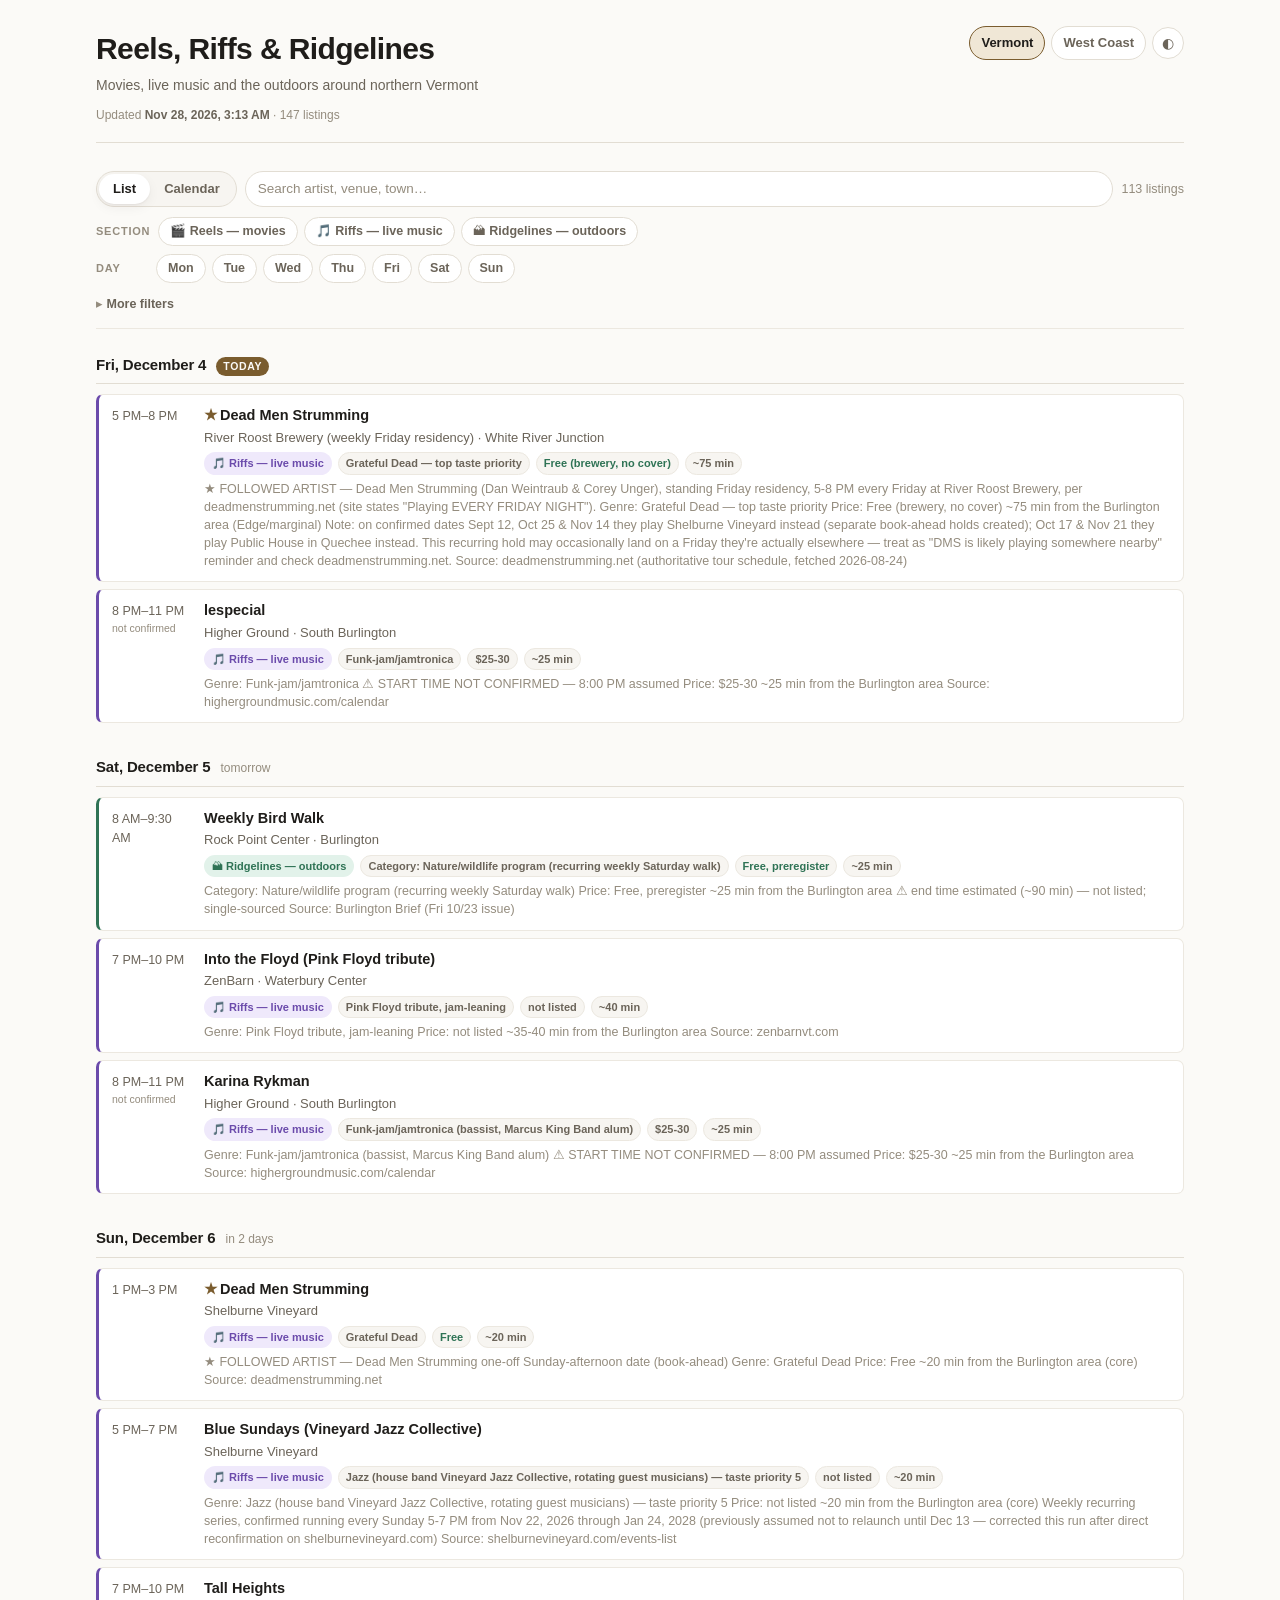
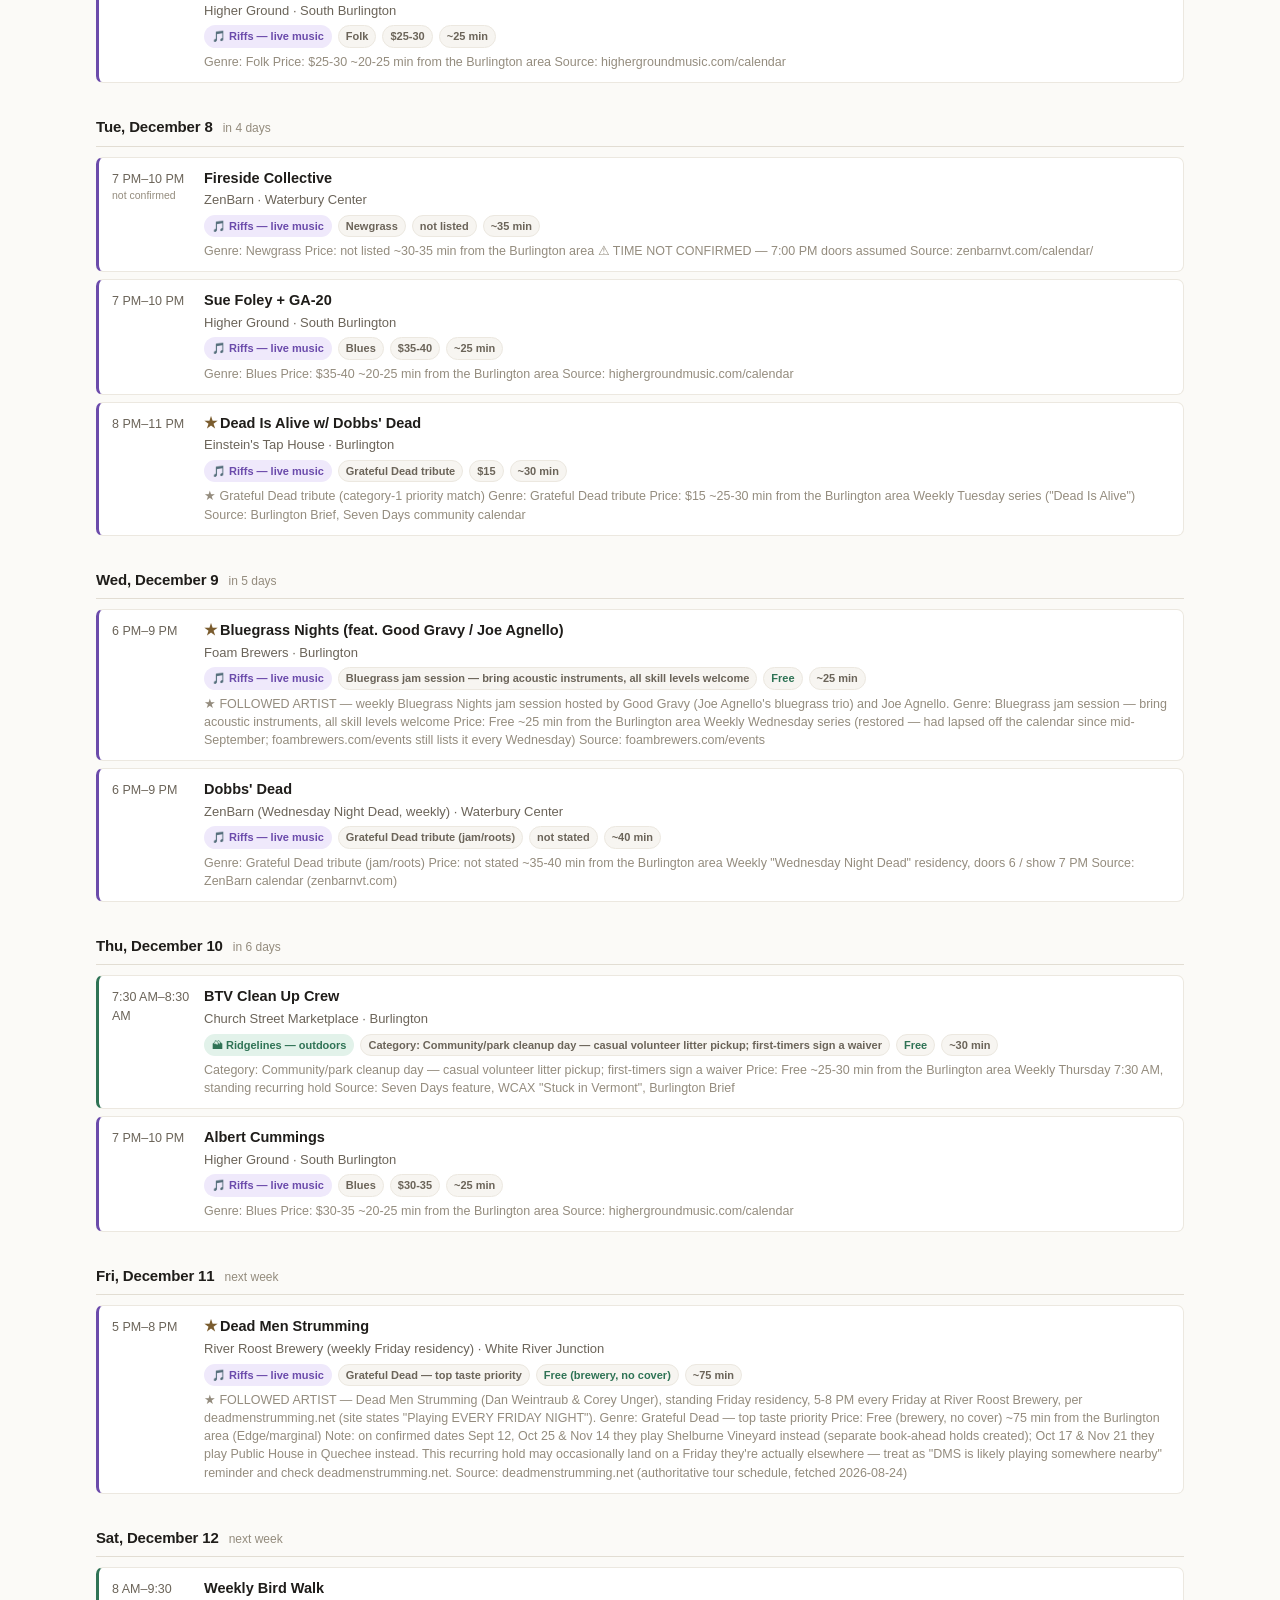
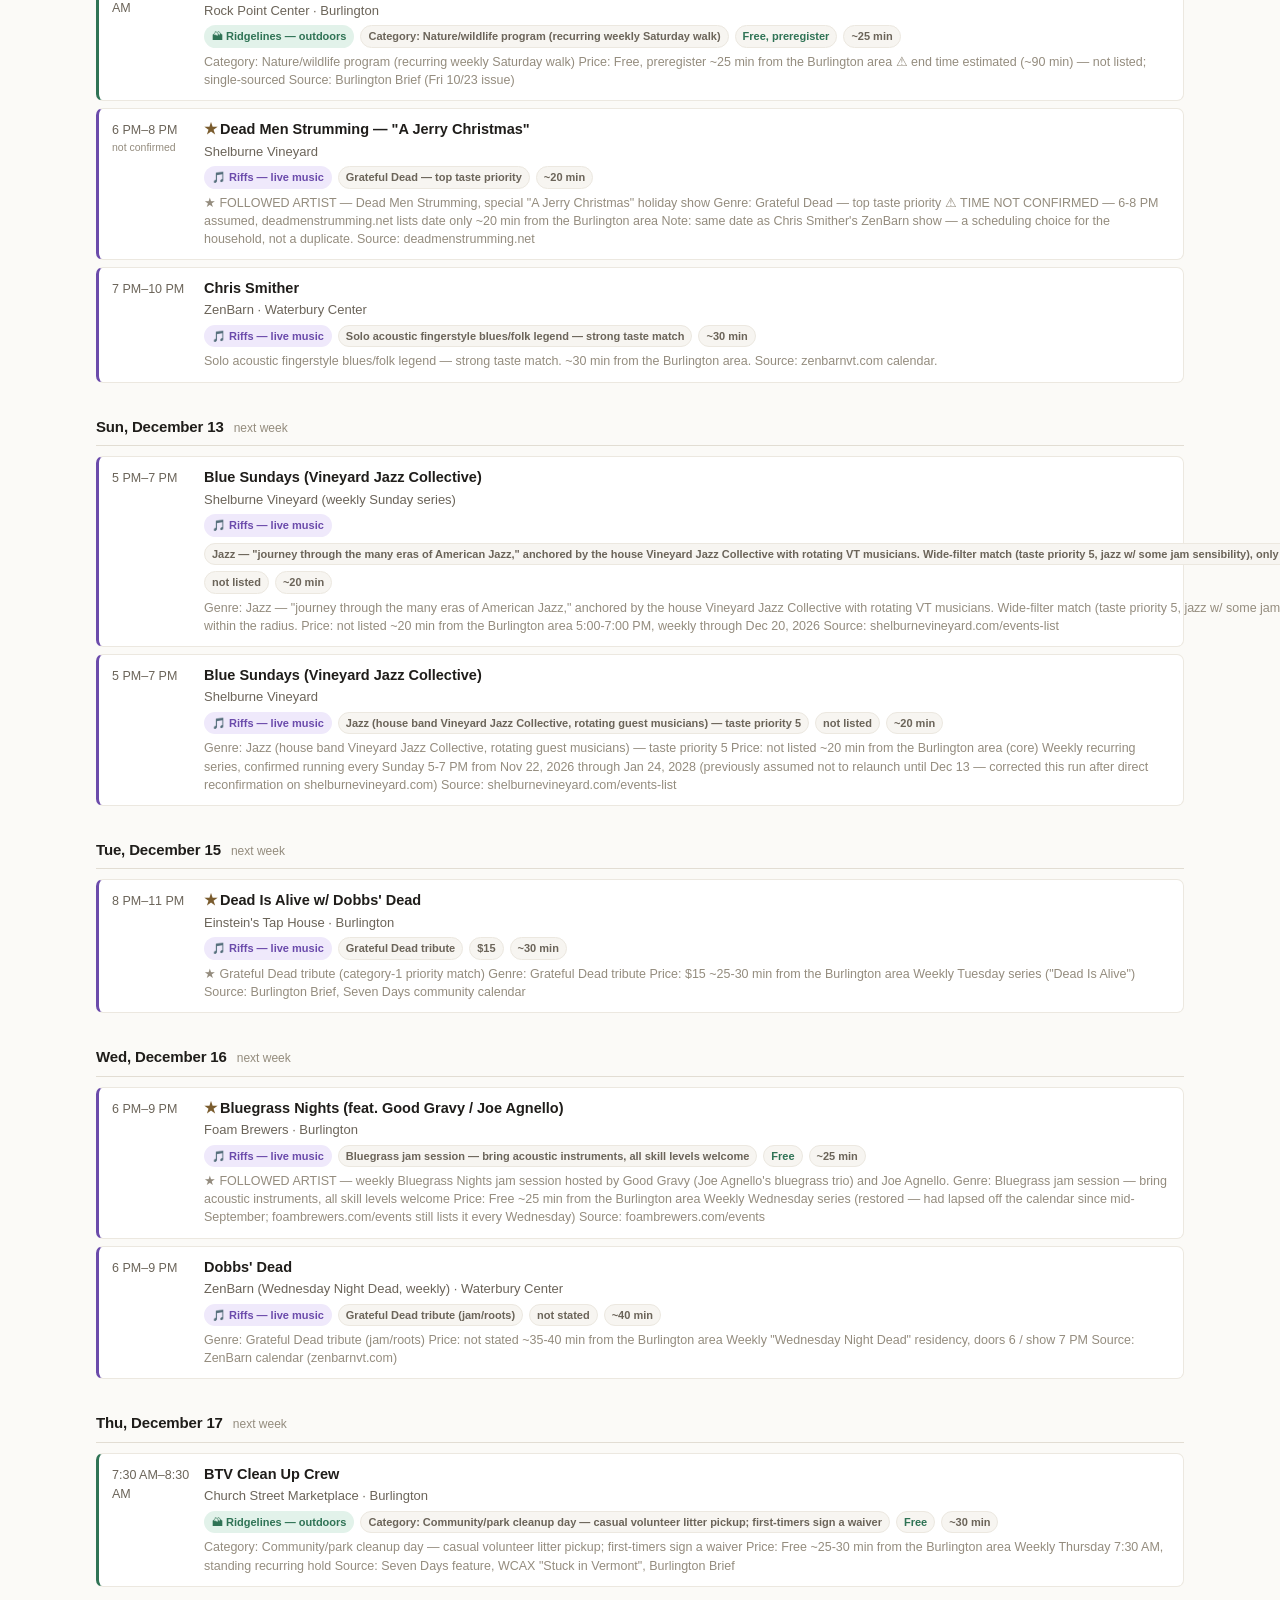
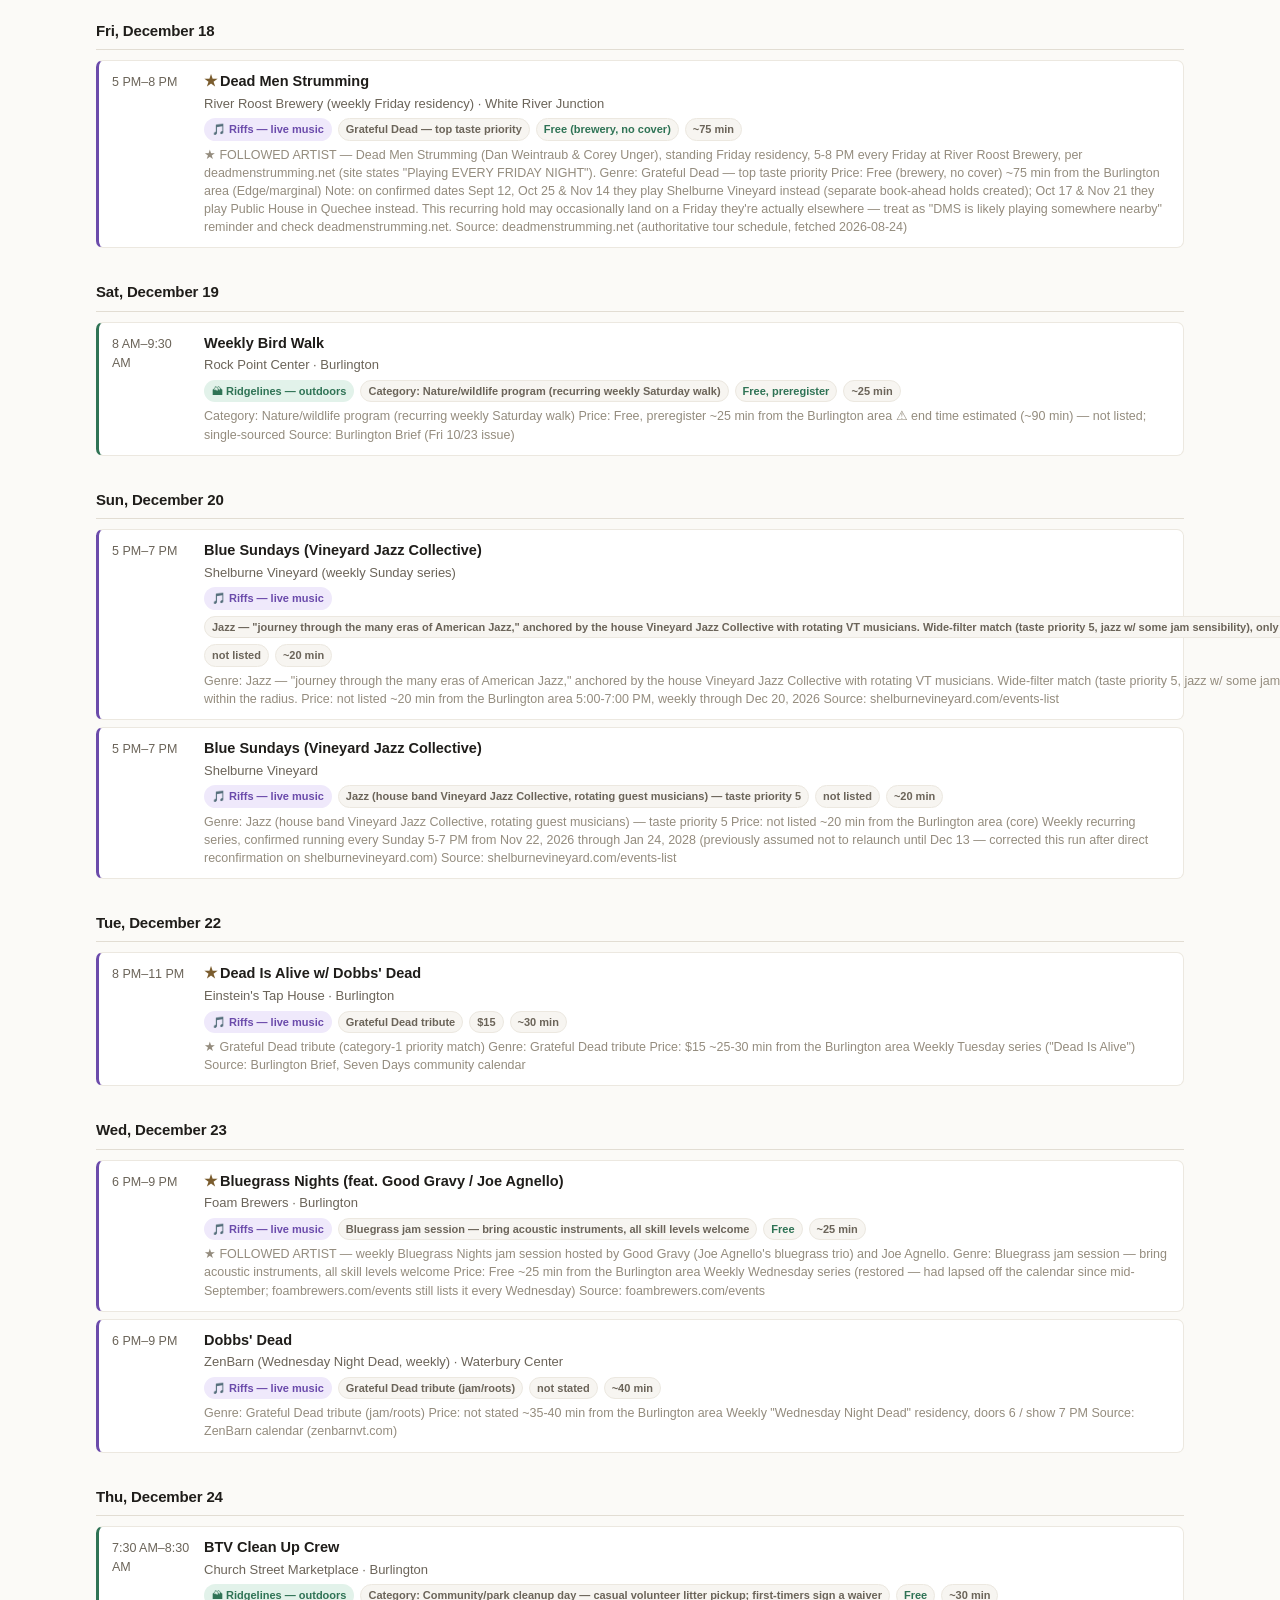
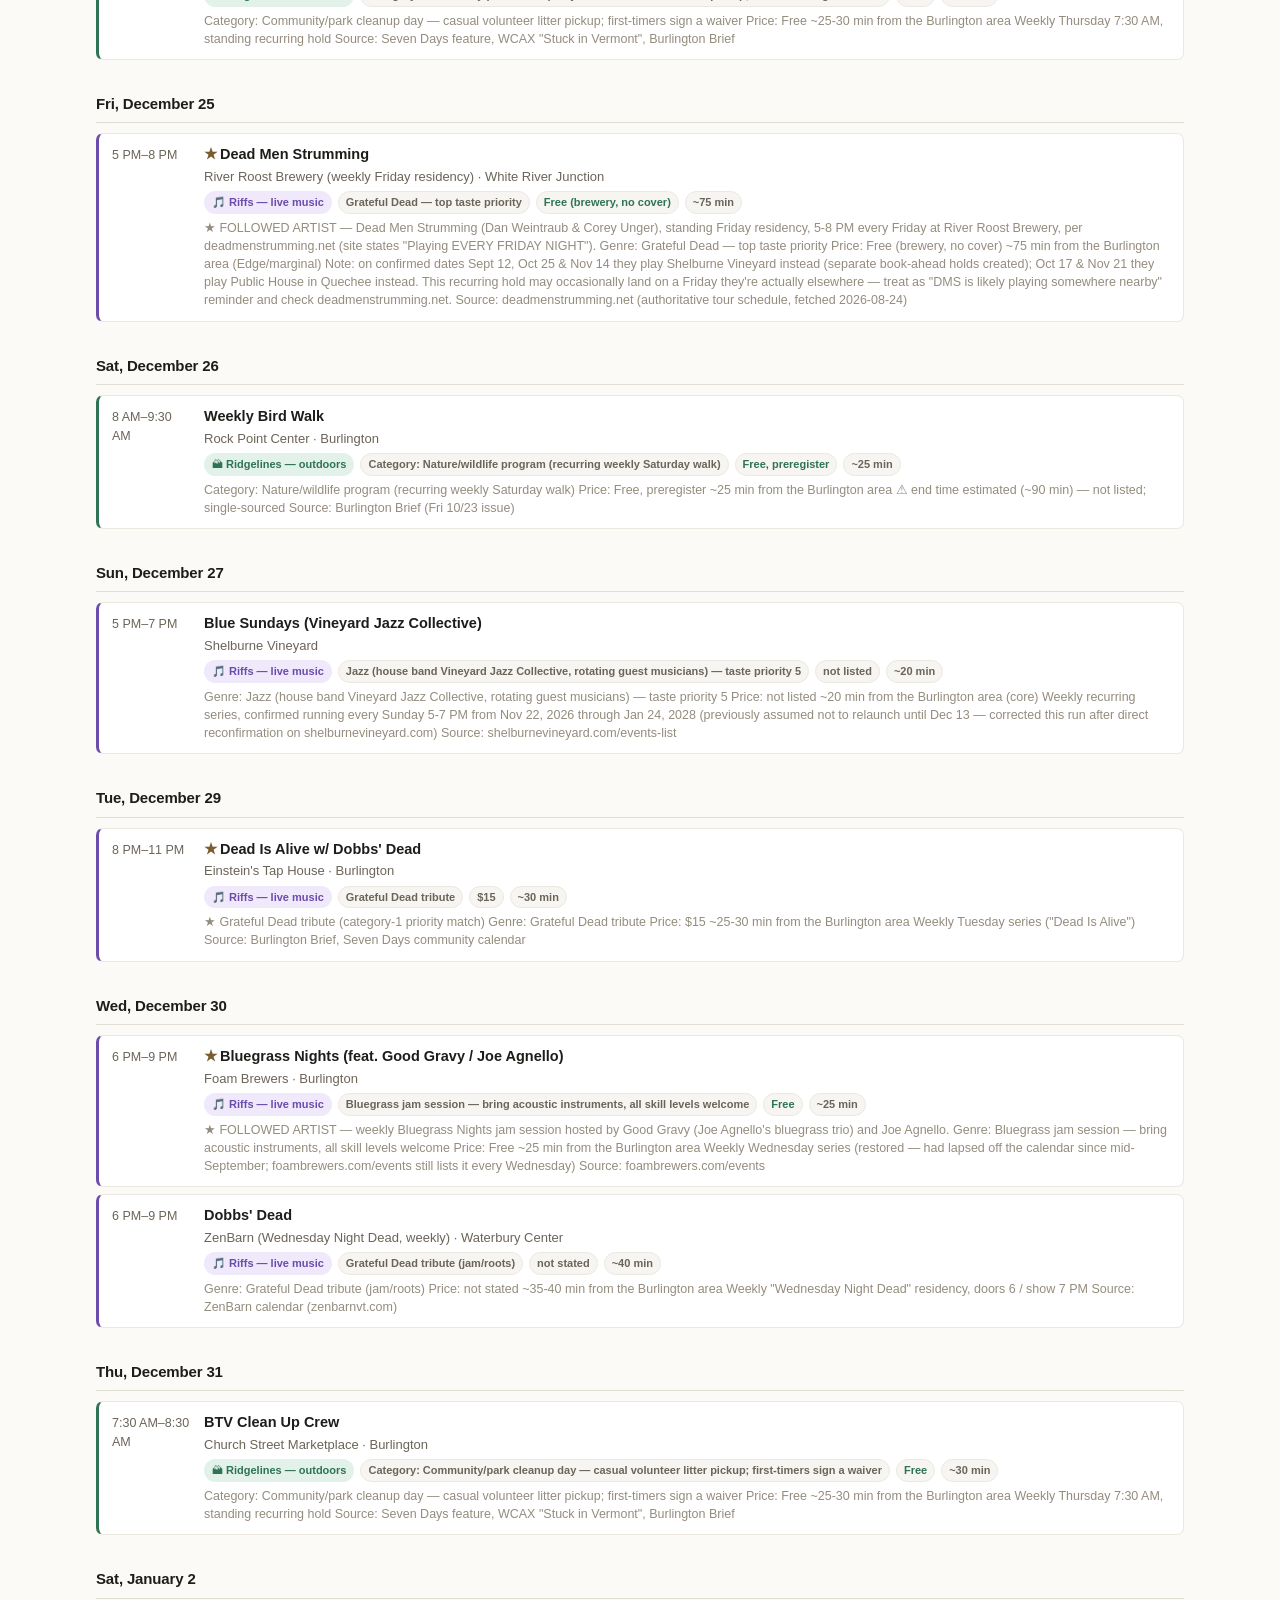
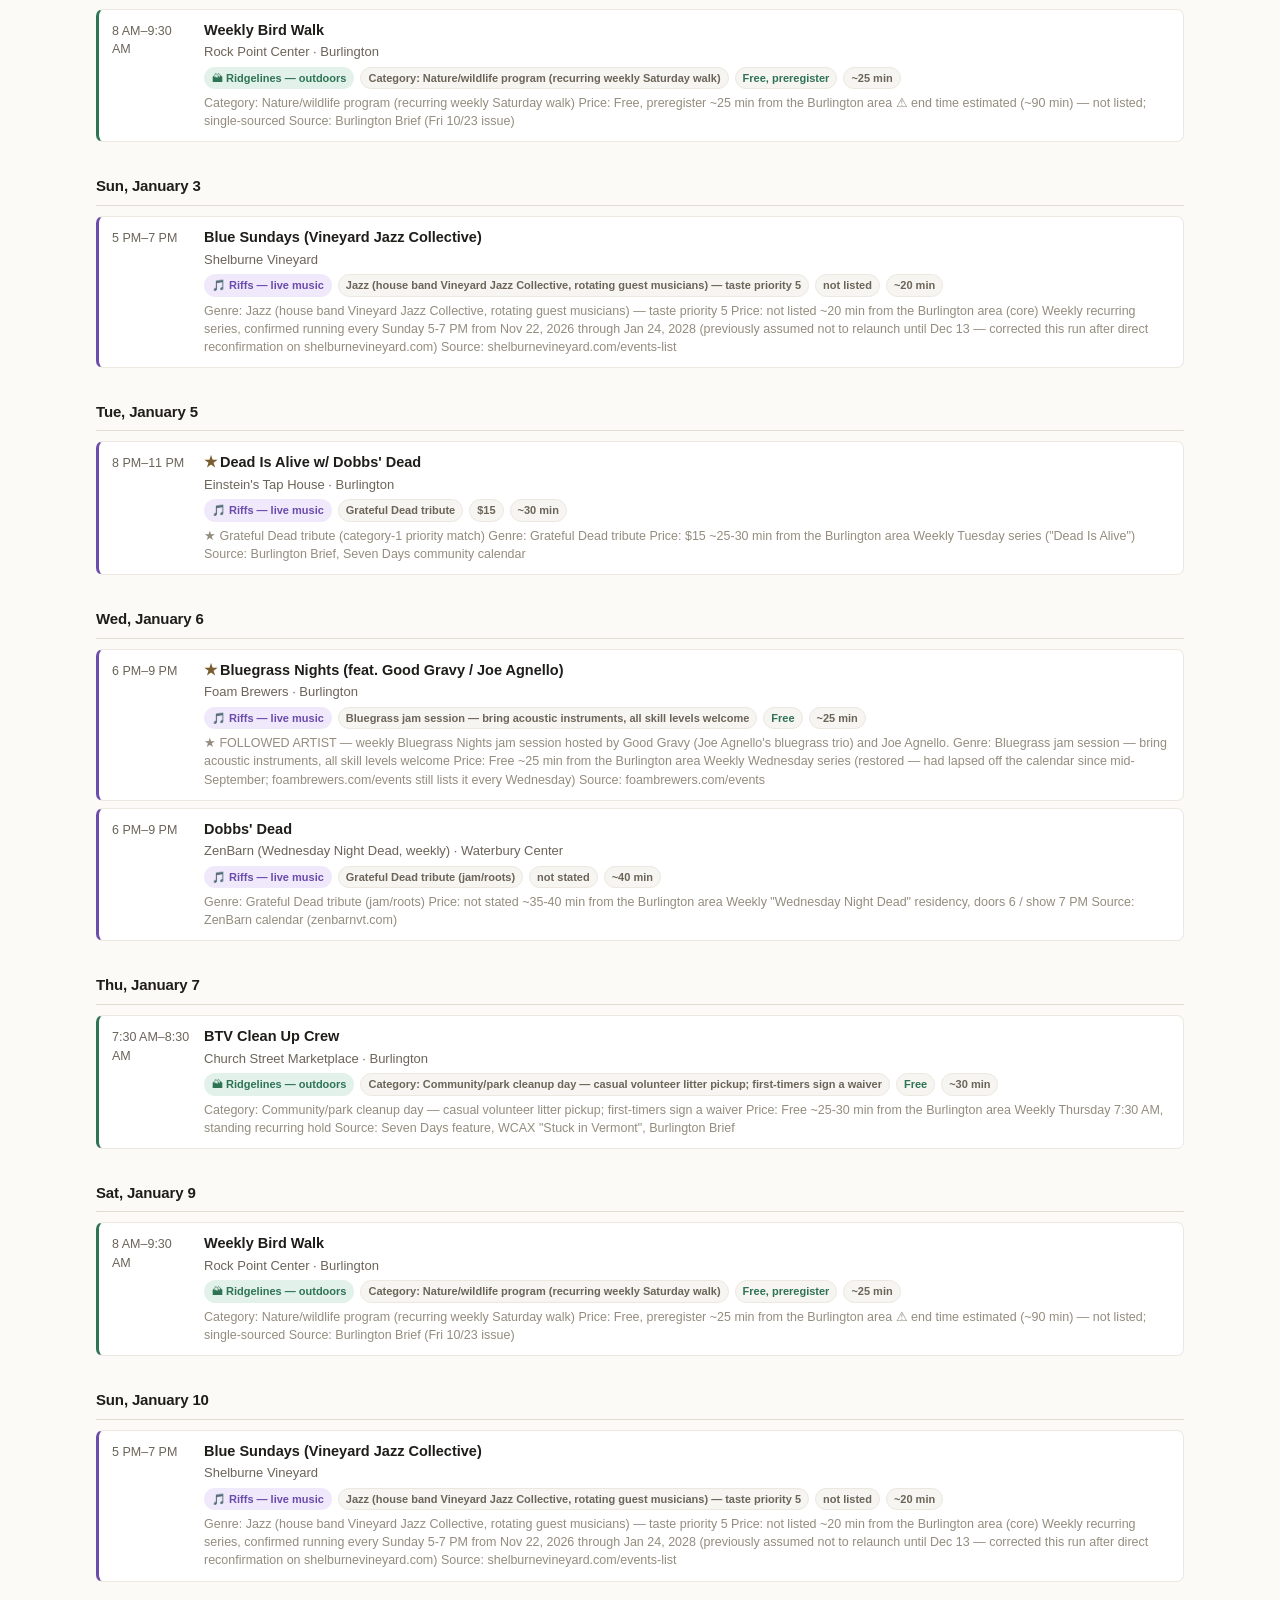
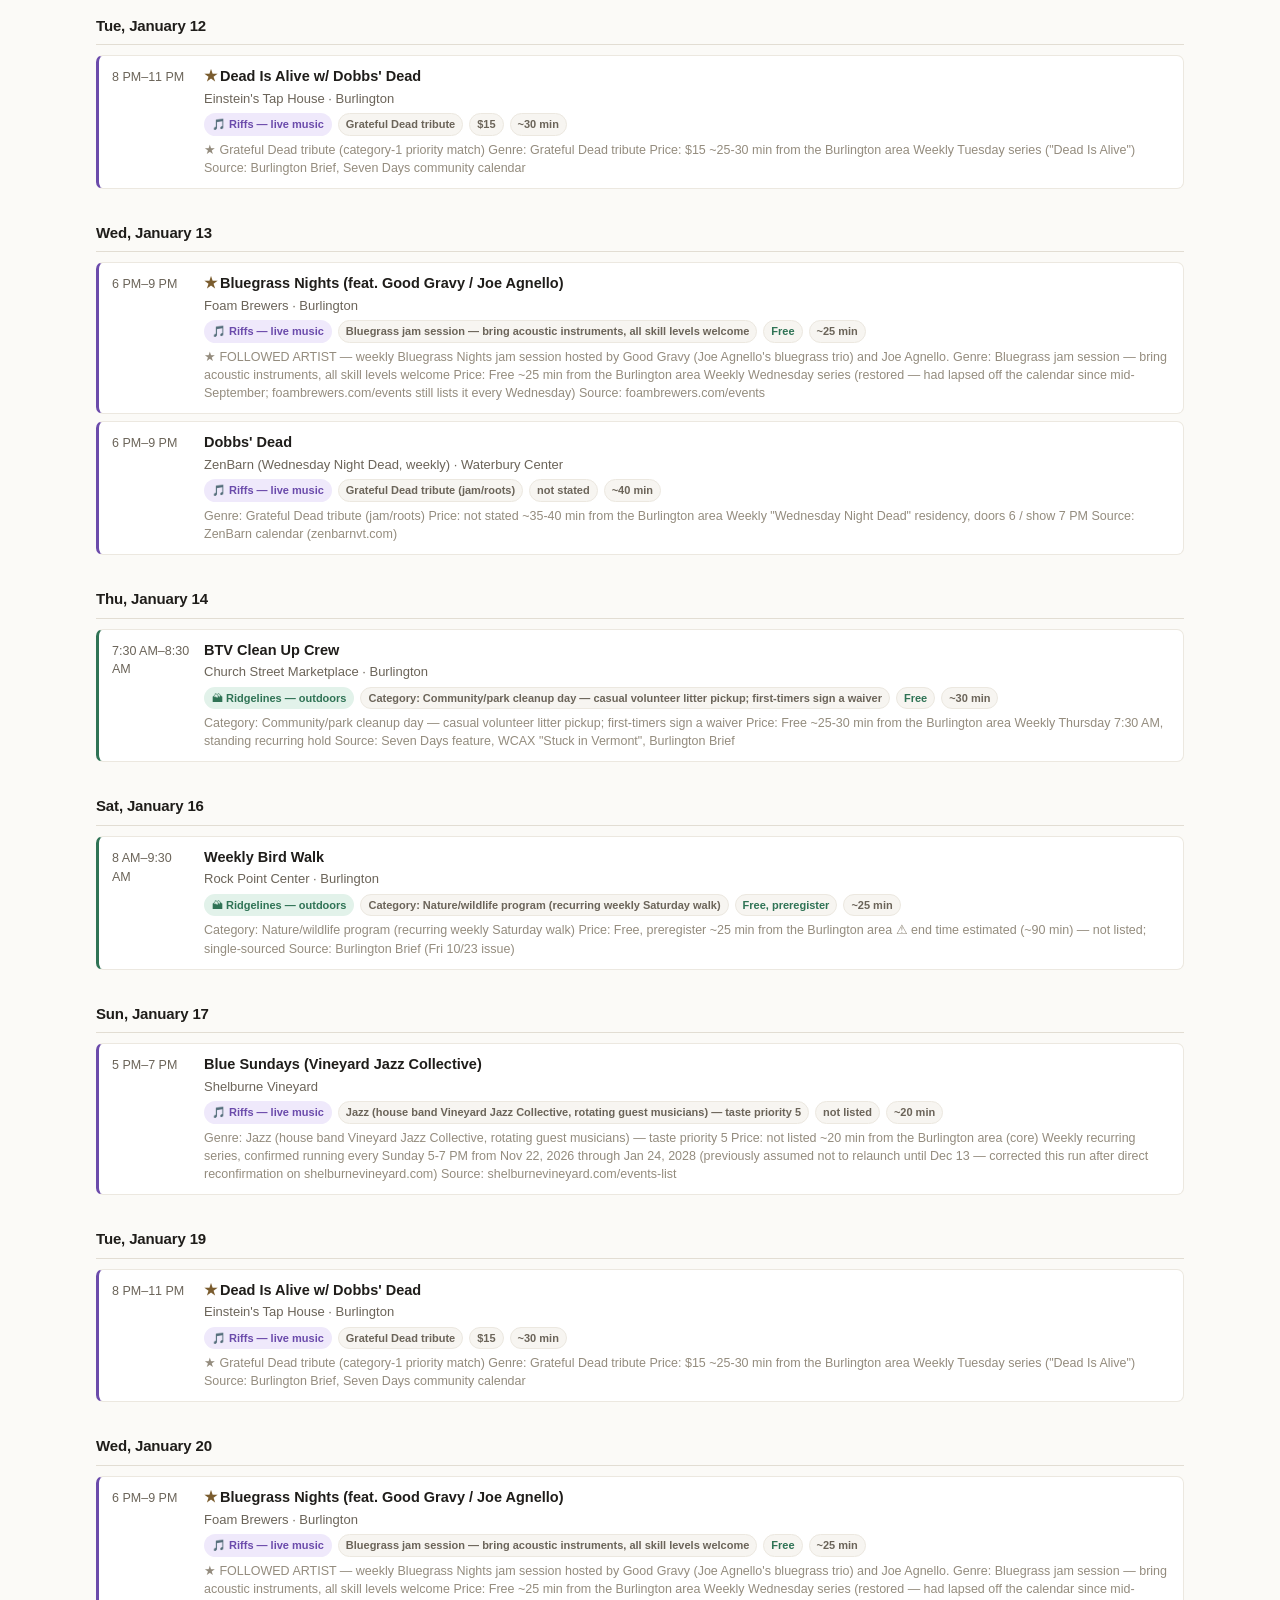
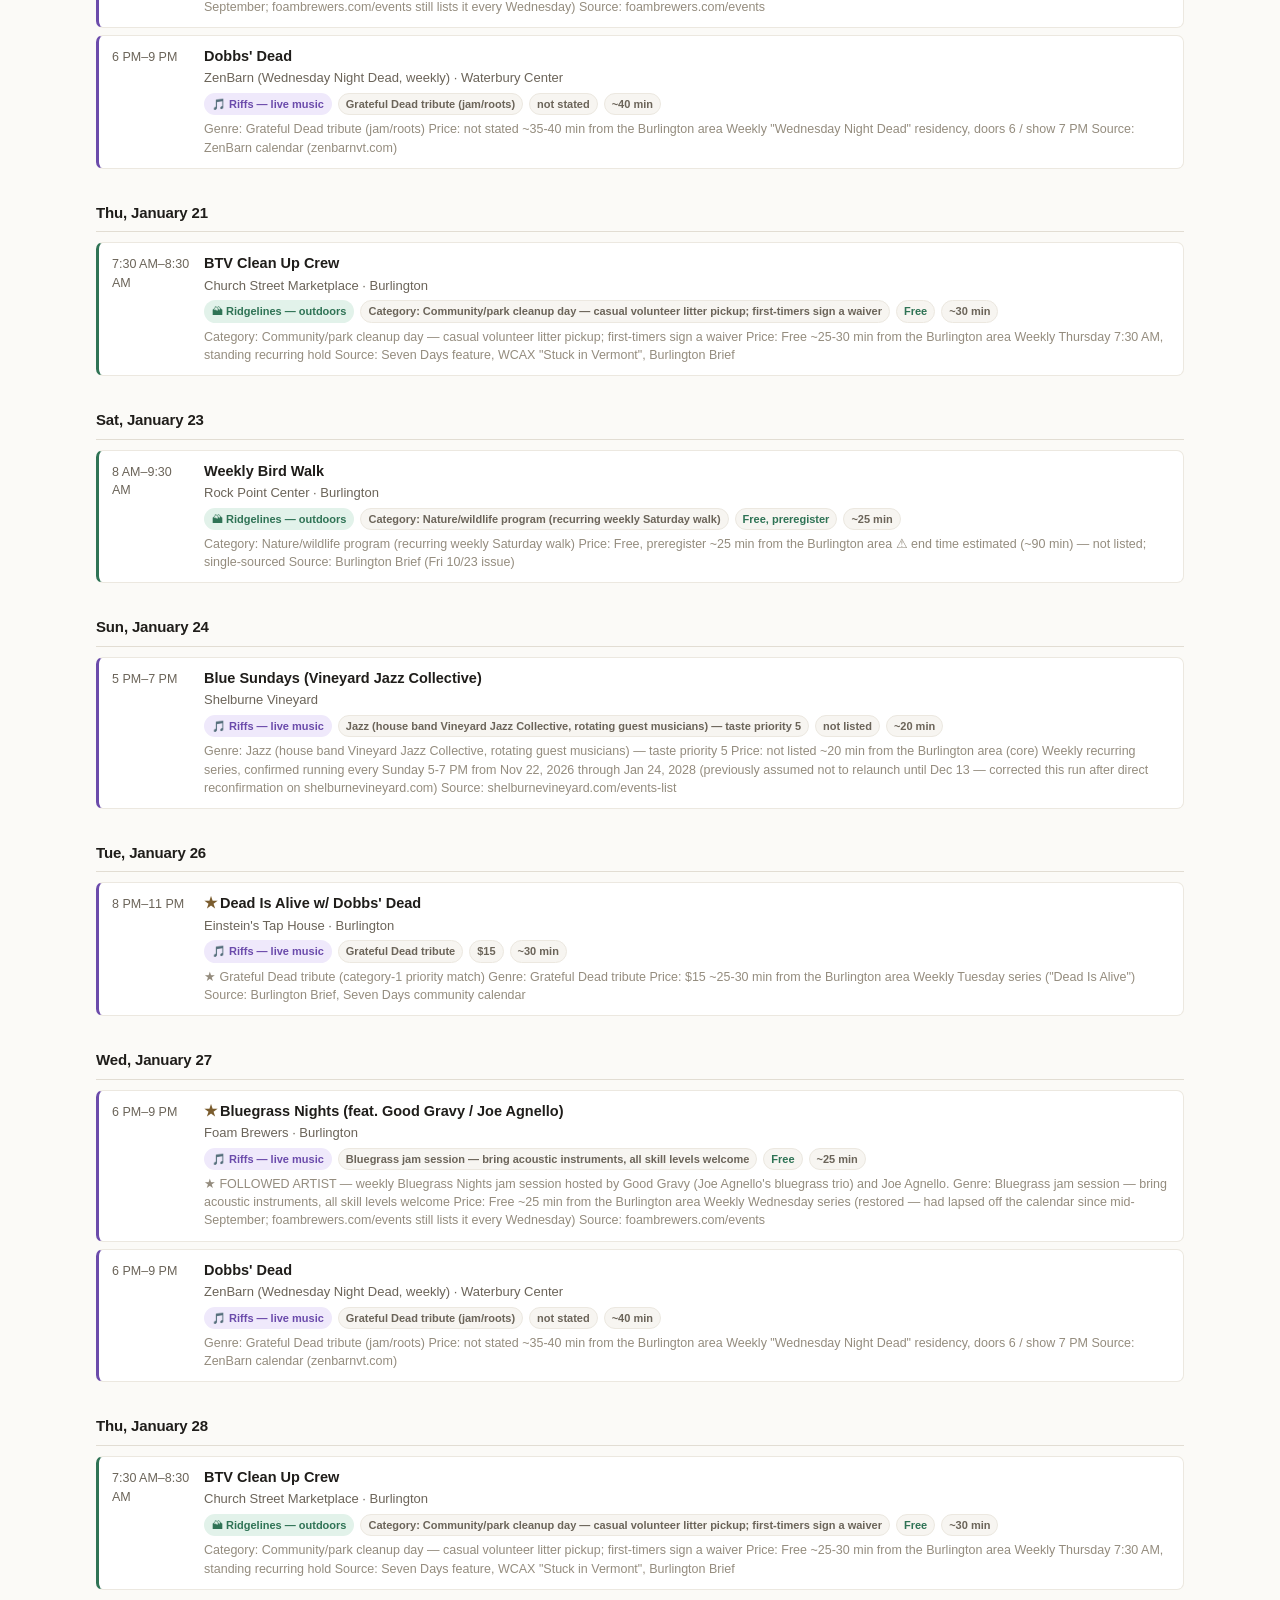
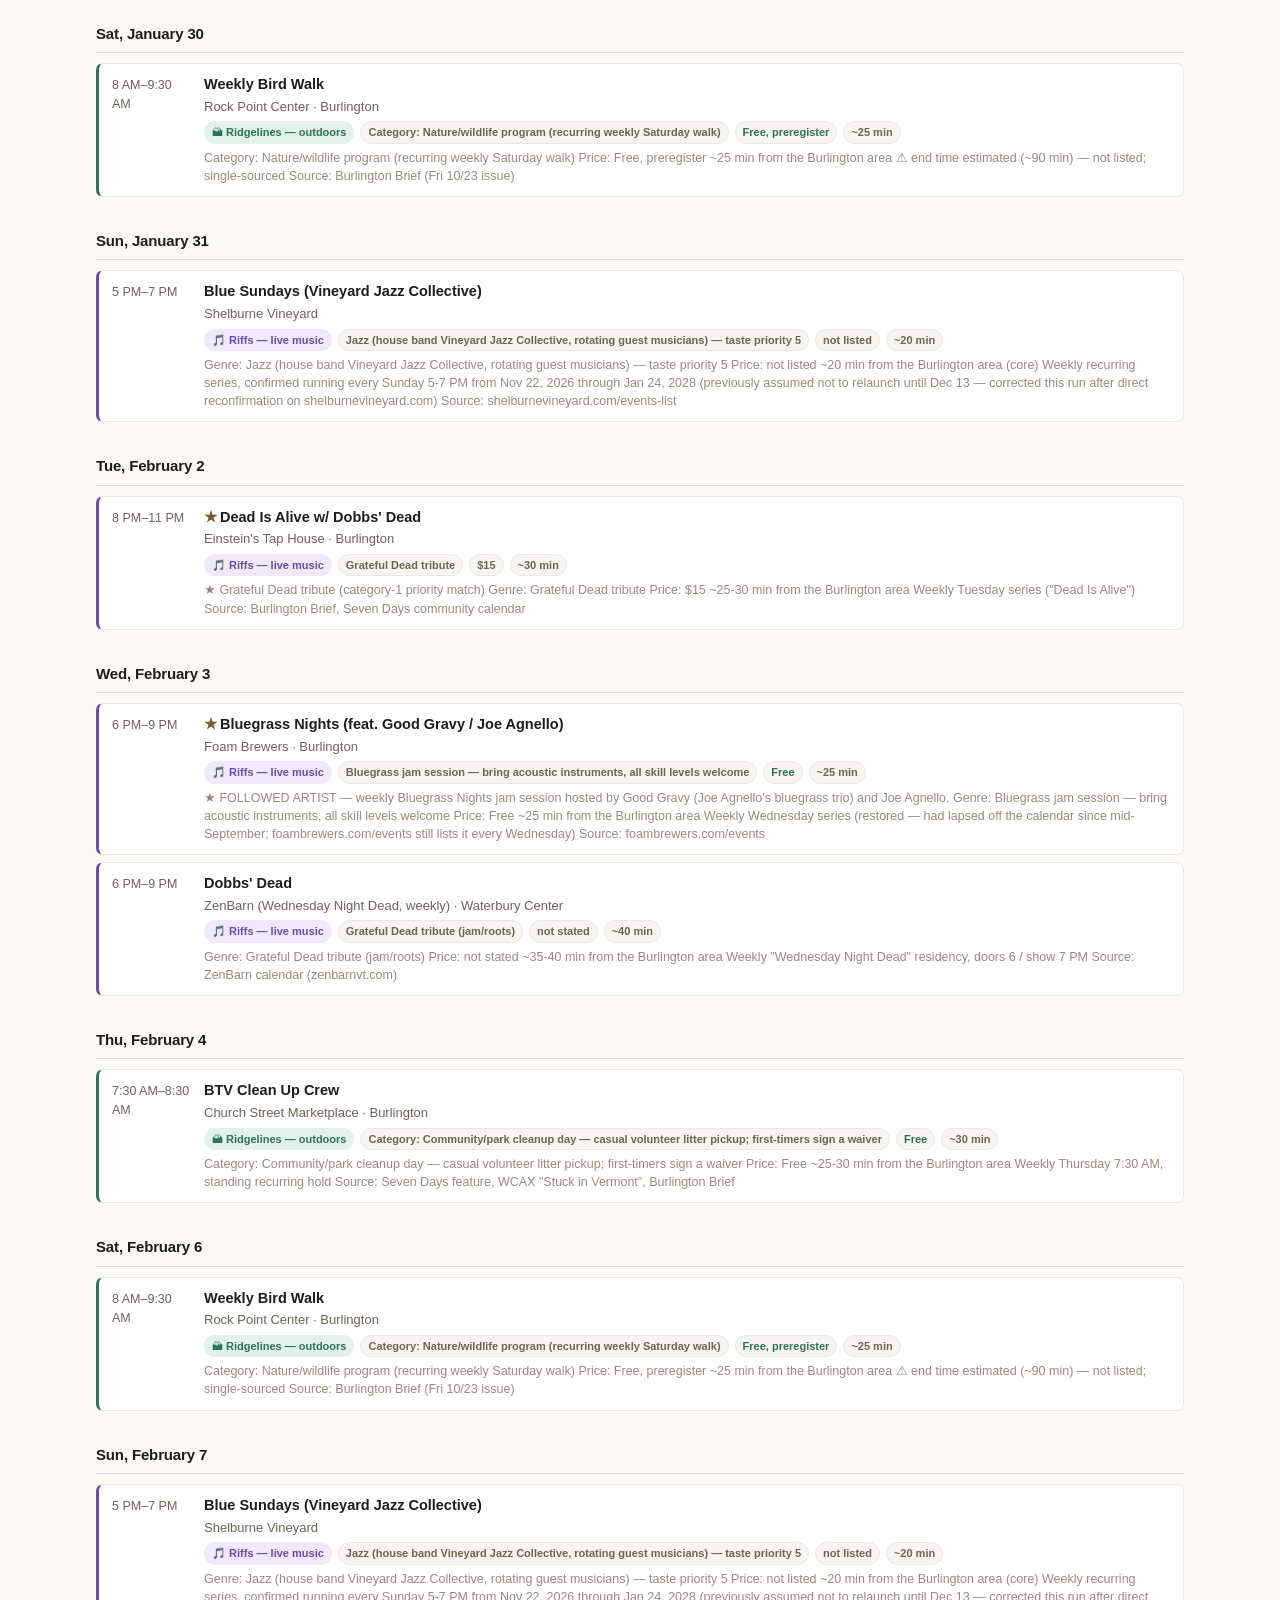
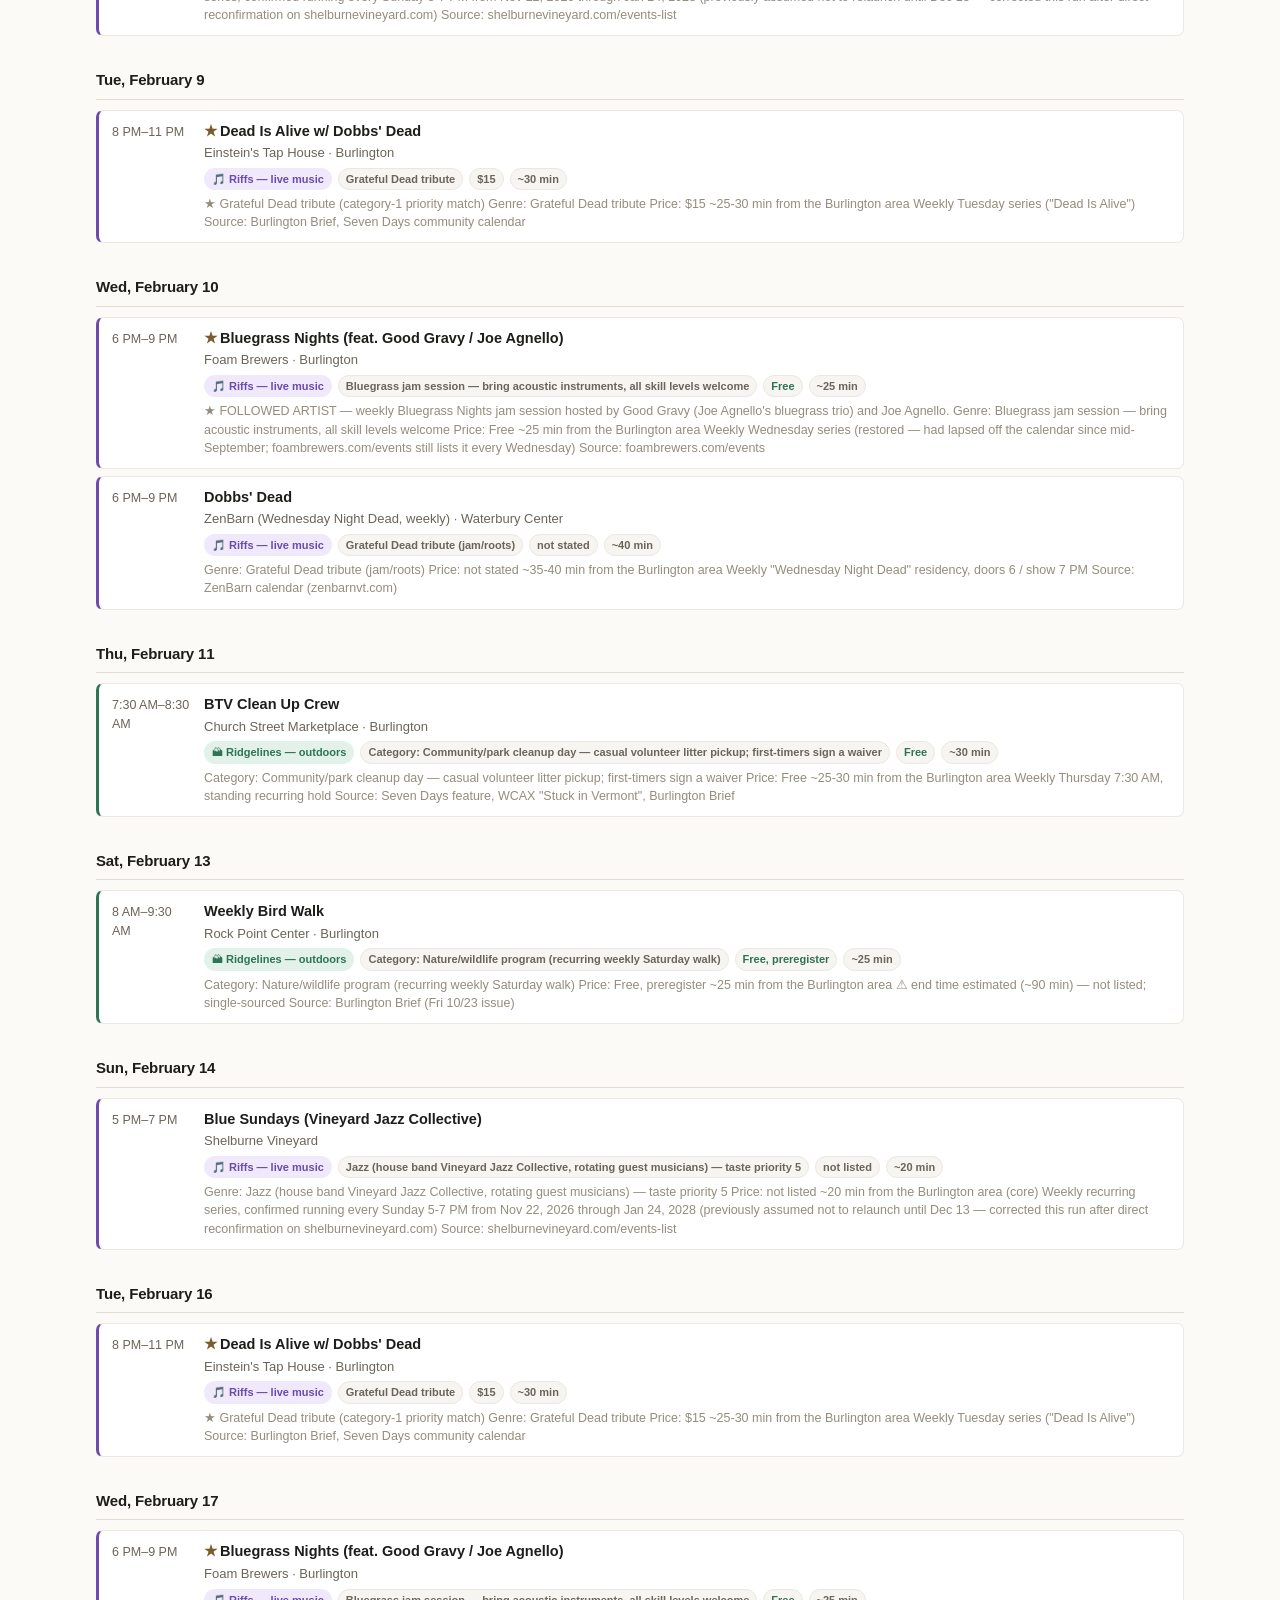
<file: index.html>
<!DOCTYPE html>
<html lang="en">
<head>
<meta charset="utf-8">
<meta name="viewport" content="width=device-width, initial-scale=1">
<title>Reels, Riffs &amp; Ridgelines</title>
<meta name="description" content="Movies, live music and the outdoors around northern Vermont.">
<meta name="color-scheme" content="light dark">
<link rel="stylesheet" href="assets/styles.css">
<link rel="icon" href="data:image/svg+xml,<svg xmlns='http://www.w3.org/2000/svg' viewBox='0 0 100 100'><text y='.9em' font-size='90'>🎵</text></svg>">
</head>
<body>
<div class="wrap">

  <header class="masthead">
    <div class="masthead-top">
      <div>
        <h1 id="title">Reels, Riffs &amp; Ridgelines</h1>
        <p class="sub" id="subtitle">Movies, live music and the outdoors around northern Vermont</p>
      </div>
      <span class="spacer"></span>
      <nav class="sitenav" aria-label="Sections">
        <a href="index.html" aria-current="page">Vermont</a>
        <a href="trip.html">West Coast</a>
        <button class="iconbtn" id="themebtn" type="button" aria-label="Toggle dark mode" title="Toggle dark mode">◐</button>
      </nav>
    </div>
    <div class="stamp" id="stamp"></div>
    <div class="banner" id="banner" hidden></div>
  </header>

  <div class="controls">
    <div class="controls-row">
      <div class="viewtoggle" role="group" aria-label="View">
        <button type="button" data-view="list" aria-pressed="true">List</button>
        <button type="button" data-view="calendar" aria-pressed="false">Calendar</button>
      </div>
      <input class="search" id="search" type="search" placeholder="Search artist, venue, town…" aria-label="Search listings">
      <button class="linkbtn" id="clearbtn" type="button" hidden>Clear filters</button>
      <span class="resultcount" id="resultcount"></span>
    </div>
    <div class="filters" id="filters"></div>
  </div>

  <main id="view" aria-live="polite"></main>

  <footer class="notes">
    <div class="legend" id="legend"></div>
    <h2>About this page</h2>
    <ul id="notes-list"></ul>
    <p>Rebuilt automatically after the daily digest email goes out. Reply to that email with
       <code>SEEN:</code>, <code>SOURCE:</code>, <code>ARTIST:</code> or <code>ADD:</code> to steer what shows up here.</p>
  </footer>

</div>
<script>window.DIGEST_CONFIG = { dataUrl: "data/vermont.json" };</script>
<script src="assets/app.js"></script>
</body>
</html>
</file>
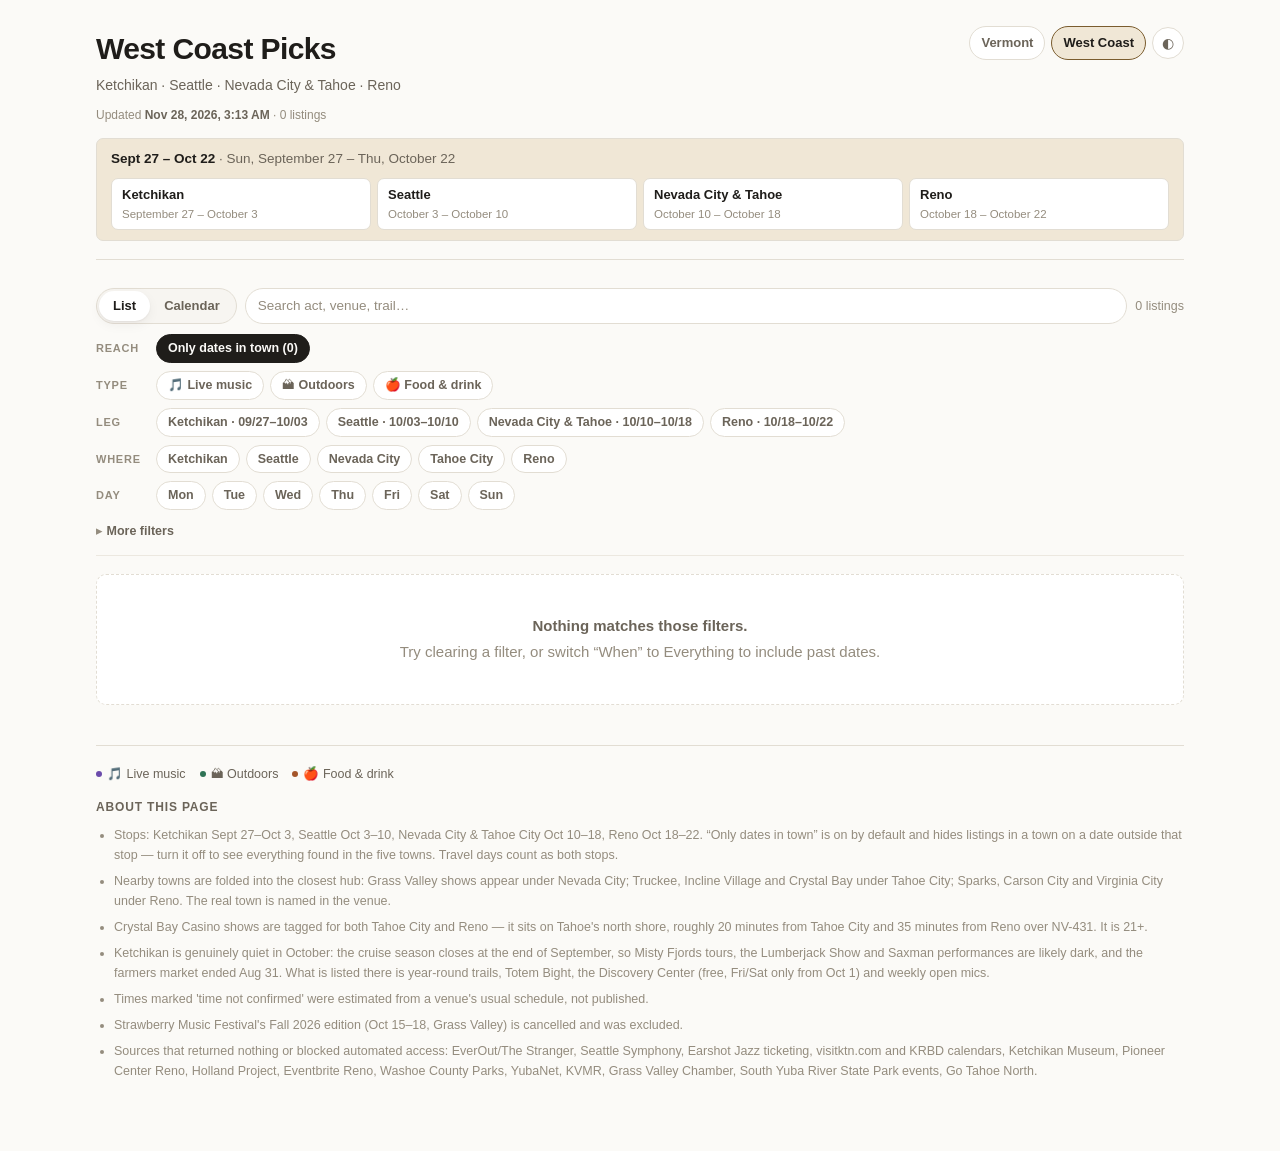
<file: trip.html>
<!DOCTYPE html>
<html lang="en">
<head>
<meta charset="utf-8">
<meta name="viewport" content="width=device-width, initial-scale=1">
<title>West Coast Picks</title>
<meta name="description" content="Live music, outdoors and food in Ketchikan, Seattle, Nevada City, Tahoe City and Reno — Sept 27 to Oct 22, 2026.">
<meta name="color-scheme" content="light dark">
<link rel="stylesheet" href="assets/styles.css">
<link rel="icon" href="data:image/svg+xml,<svg xmlns='http://www.w3.org/2000/svg' viewBox='0 0 100 100'><text y='.9em' font-size='90'>🏔</text></svg>">
</head>
<body>
<div class="wrap">

  <header class="masthead">
    <div class="masthead-top">
      <div>
        <h1 id="title">West Coast Picks</h1>
        <p class="sub" id="subtitle">Live music, outdoors and food across five towns</p>
      </div>
      <span class="spacer"></span>
      <nav class="sitenav" aria-label="Sections">
        <a href="index.html">Vermont</a>
        <a href="trip.html" aria-current="page">West Coast</a>
        <button class="iconbtn" id="themebtn" type="button" aria-label="Toggle dark mode" title="Toggle dark mode">◐</button>
      </nav>
    </div>
    <div class="stamp" id="stamp"></div>
    <div class="banner" id="banner" hidden></div>
  </header>

  <div class="controls">
    <div class="controls-row">
      <div class="viewtoggle" role="group" aria-label="View">
        <button type="button" data-view="list" aria-pressed="true">List</button>
        <button type="button" data-view="calendar" aria-pressed="false">Calendar</button>
      </div>
      <input class="search" id="search" type="search" placeholder="Search act, venue, trail…" aria-label="Search listings">
      <button class="linkbtn" id="clearbtn" type="button" hidden>Clear filters</button>
      <span class="resultcount" id="resultcount"></span>
    </div>
    <div class="filters" id="filters"></div>
  </div>

  <main id="view" aria-live="polite"></main>

  <footer class="notes">
    <div class="legend" id="legend"></div>
    <h2>About this page</h2>
    <ul id="notes-list"></ul>
  </footer>

</div>
<script>window.DIGEST_CONFIG = { dataUrl: "data/westcoast.json" };</script>
<script src="assets/app.js"></script>
</body>
</html>
</file>
<file: assets/styles.css>
/* Reels, Riffs & Ridgelines — shared styles for the digest pages */

:root {
  color-scheme: light dark;

  --bg:          #fbfaf7;
  --bg-sunken:   #f2efe9;
  --surface:     #ffffff;
  --surface-2:   #f7f5f1;
  --border:      #e2ddd3;
  --border-soft: #ece8e0;

  --text:        #1f1d1a;
  --text-muted:  #6b6459;
  --text-faint:  #948c7e;

  --accent:      #7a5c2e;
  --accent-soft: #f0e7d6;

  /* category hues — light */
  --c-reels:      #9a6a12;
  --c-reels-bg:   #fdf2dc;
  --c-riffs:      #6b4bab;
  --c-riffs-bg:   #efe9fb;
  --c-ridgelines: #2f7355;
  --c-ridgelines-bg: #e2f2ea;
  --c-music:      #6b4bab;
  --c-music-bg:   #efe9fb;
  --c-outdoors:   #2f7355;
  --c-outdoors-bg:#e2f2ea;
  --c-food:       #a4552a;
  --c-food-bg:    #fbe9de;

  --radius:   10px;
  --radius-s: 7px;
  --shadow:   0 1px 2px rgba(31,29,26,.06), 0 4px 12px rgba(31,29,26,.05);
  --font: -apple-system, BlinkMacSystemFont, "Segoe UI", Inter, Helvetica, Arial, sans-serif;
  --mono: ui-monospace, SFMono-Regular, "SF Mono", Menlo, monospace;
}

@media (prefers-color-scheme: dark) {
  :root:not([data-theme="light"]) {
    --bg:          #16151a;
    --bg-sunken:   #100f13;
    --surface:     #1e1d23;
    --surface-2:   #25242b;
    --border:      #34323c;
    --border-soft: #2a2931;

    --text:        #eceaf2;
    --text-muted:  #a8a3b3;
    --text-faint:  #78738a;

    --accent:      #d9bd85;
    --accent-soft: #33302a;

    --c-reels:      #e0b45f;
    --c-reels-bg:   #3a3120;
    --c-riffs:      #b9a0f0;
    --c-riffs-bg:   #2e2842;
    --c-ridgelines: #71c89d;
    --c-ridgelines-bg: #1e3a2d;
    --c-music:      #b9a0f0;
    --c-music-bg:   #2e2842;
    --c-outdoors:   #71c89d;
    --c-outdoors-bg:#1e3a2d;
    --c-food:       #efa078;
    --c-food-bg:    #3d2a20;

    --shadow: 0 1px 2px rgba(0,0,0,.4), 0 4px 14px rgba(0,0,0,.3);
  }
}

:root[data-theme="dark"] {
  --bg:#16151a; --bg-sunken:#100f13; --surface:#1e1d23; --surface-2:#25242b;
  --border:#34323c; --border-soft:#2a2931;
  --text:#eceaf2; --text-muted:#a8a3b3; --text-faint:#78738a;
  --accent:#d9bd85; --accent-soft:#33302a;
  --c-reels:#e0b45f; --c-reels-bg:#3a3120;
  --c-riffs:#b9a0f0; --c-riffs-bg:#2e2842;
  --c-ridgelines:#71c89d; --c-ridgelines-bg:#1e3a2d;
  --c-music:#b9a0f0; --c-music-bg:#2e2842;
  --c-outdoors:#71c89d; --c-outdoors-bg:#1e3a2d;
  --c-food:#efa078; --c-food-bg:#3d2a20;
  --shadow: 0 1px 2px rgba(0,0,0,.4), 0 4px 14px rgba(0,0,0,.3);
}

* { box-sizing: border-box; }

body {
  margin: 0;
  background: var(--bg);
  color: var(--text);
  font-family: var(--font);
  font-size: 15px;
  line-height: 1.5;
  -webkit-text-size-adjust: 100%;
}

a { color: inherit; }

.wrap { max-width: 1120px; margin: 0 auto; padding: 0 16px 64px; }

/* ── header ─────────────────────────────────────────────── */
.masthead {
  padding: 26px 0 18px;
  border-bottom: 1px solid var(--border);
  margin-bottom: 18px;
}
.masthead-top { display: flex; align-items: flex-start; gap: 16px; flex-wrap: wrap; }
.masthead h1 {
  margin: 0;
  font-size: clamp(22px, 4.4vw, 30px);
  letter-spacing: -0.02em;
  font-weight: 640;
}
.masthead p.sub { margin: 4px 0 0; color: var(--text-muted); font-size: 14px; }
.masthead .spacer { flex: 1 1 auto; }

.sitenav { display: flex; gap: 6px; flex-wrap: wrap; align-items: center; }
.sitenav a {
  text-decoration: none;
  font-size: 13px;
  font-weight: 550;
  padding: 6px 11px;
  border-radius: 999px;
  border: 1px solid var(--border);
  color: var(--text-muted);
  background: var(--surface);
  white-space: nowrap;
}
.sitenav a[aria-current="page"] { color: var(--text); border-color: var(--accent); background: var(--accent-soft); }

.iconbtn {
  border: 1px solid var(--border);
  background: var(--surface);
  color: var(--text-muted);
  border-radius: 999px;
  width: 32px; height: 32px;
  display: inline-flex; align-items: center; justify-content: center;
  cursor: pointer; font-size: 14px; line-height: 1;
}
.iconbtn:hover { color: var(--text); border-color: var(--text-faint); }

.stamp { font-size: 12px; color: var(--text-faint); margin-top: 10px; }
.stamp strong { color: var(--text-muted); font-weight: 550; }

/* highlight banner (trip window etc) */
.banner {
  margin: 14px 0 0;
  padding: 10px 14px;
  background: var(--accent-soft);
  border: 1px solid var(--border);
  border-radius: var(--radius-s);
  font-size: 13.5px;
  color: var(--text-muted);
}
.banner strong { color: var(--text); font-weight: 600; }

/* ── controls ───────────────────────────────────────────── */
.controls {
  position: sticky; top: 0; z-index: 30;
  background: color-mix(in srgb, var(--bg) 92%, transparent);
  backdrop-filter: blur(8px);
  padding: 10px 0;
  border-bottom: 1px solid var(--border-soft);
  margin-bottom: 18px;
}
.controls-row { display: flex; gap: 8px; align-items: center; flex-wrap: wrap; }

.viewtoggle { display: inline-flex; background: var(--surface-2); border: 1px solid var(--border); border-radius: 999px; padding: 2px; }
.viewtoggle button {
  border: 0; background: transparent; color: var(--text-muted);
  font: inherit; font-size: 13px; font-weight: 550;
  padding: 5px 14px; border-radius: 999px; cursor: pointer;
}
.viewtoggle button[aria-pressed="true"] { background: var(--surface); color: var(--text); box-shadow: var(--shadow); }

.search {
  flex: 1 1 200px; min-width: 150px;
  padding: 7px 12px;
  border: 1px solid var(--border); border-radius: 999px;
  background: var(--surface); color: var(--text); font: inherit; font-size: 13.5px;
}
.search::placeholder { color: var(--text-faint); }
.search:focus-visible, .chip:focus-visible, .viewtoggle button:focus-visible,
.iconbtn:focus-visible, .linkbtn:focus-visible, .daycell:focus-visible {
  outline: 2px solid var(--accent); outline-offset: 2px;
}

.filters { margin-top: 10px; display: grid; gap: 8px; }
.filterline { display: flex; gap: 6px; align-items: center; flex-wrap: wrap; }
.filterline .label {
  font-size: 11px; text-transform: uppercase; letter-spacing: .07em;
  color: var(--text-faint); font-weight: 650; margin-right: 2px; min-width: 52px;
}

.chip {
  border: 1px solid var(--border); background: var(--surface);
  color: var(--text-muted); font: inherit; font-size: 12.5px; font-weight: 550;
  padding: 4px 11px; border-radius: 999px; cursor: pointer; white-space: nowrap;
}
.chip:hover { border-color: var(--text-faint); color: var(--text); }
.chip[aria-pressed="true"] { background: var(--text); color: var(--bg); border-color: var(--text); }
.chip.cat[aria-pressed="true"][data-cat="reels"]      { background: var(--c-reels);      border-color: var(--c-reels);      color: #fff; }
.chip.cat[aria-pressed="true"][data-cat="riffs"]      { background: var(--c-riffs);      border-color: var(--c-riffs);      color: #fff; }
.chip.cat[aria-pressed="true"][data-cat="ridgelines"] { background: var(--c-ridgelines); border-color: var(--c-ridgelines); color: #fff; }
.chip.cat[aria-pressed="true"][data-cat="music"]      { background: var(--c-music);      border-color: var(--c-music);      color: #fff; }
.chip.cat[aria-pressed="true"][data-cat="outdoors"]   { background: var(--c-outdoors);   border-color: var(--c-outdoors);   color: #fff; }
.chip.cat[aria-pressed="true"][data-cat="food"]       { background: var(--c-food);       border-color: var(--c-food);       color: #fff; }

.linkbtn {
  border: 0; background: none; color: var(--text-faint);
  font: inherit; font-size: 12.5px; text-decoration: underline;
  text-underline-offset: 2px; cursor: pointer; padding: 4px 2px;
}
.linkbtn:hover { color: var(--text); }

.resultcount { font-size: 12.5px; color: var(--text-faint); margin-left: auto; white-space: nowrap; }

details.morefilters > summary {
  cursor: pointer; font-size: 12.5px; color: var(--text-muted);
  list-style: none; padding: 4px 0; width: fit-content; font-weight: 550;
}
details.morefilters > summary::-webkit-details-marker { display: none; }
details.morefilters > summary::before { content: "▸ "; color: var(--text-faint); }
details.morefilters[open] > summary::before { content: "▾ "; }

/* ── list view ──────────────────────────────────────────── */
.daygroup { margin-bottom: 26px; }
.dayhead {
  position: sticky; top: 52px; z-index: 10;
  display: flex; align-items: baseline; gap: 10px;
  padding: 7px 0 7px;
  background: color-mix(in srgb, var(--bg) 93%, transparent);
  backdrop-filter: blur(6px);
  border-bottom: 1px solid var(--border);
  margin-bottom: 10px;
}
.dayhead h2 { margin: 0; font-size: 15px; font-weight: 640; letter-spacing: -.01em; }
.dayhead .rel { font-size: 12px; color: var(--text-faint); }
.dayhead .today-pill {
  font-size: 10.5px; font-weight: 700; text-transform: uppercase; letter-spacing: .06em;
  background: var(--accent); color: var(--bg); padding: 2px 7px; border-radius: 999px;
}

.card {
  display: grid;
  grid-template-columns: 78px 1fr;
  gap: 14px;
  background: var(--surface);
  border: 1px solid var(--border-soft);
  border-left: 3px solid var(--border);
  border-radius: var(--radius-s);
  padding: 11px 13px;
  margin-bottom: 7px;
}
.card[data-cat="reels"]      { border-left-color: var(--c-reels); }
.card[data-cat="riffs"]      { border-left-color: var(--c-riffs); }
.card[data-cat="ridgelines"] { border-left-color: var(--c-ridgelines); }
.card[data-cat="music"]      { border-left-color: var(--c-music); }
.card[data-cat="outdoors"]   { border-left-color: var(--c-outdoors); }
.card[data-cat="food"]       { border-left-color: var(--c-food); }

.card .time { font-size: 12.5px; color: var(--text-muted); font-variant-numeric: tabular-nums; padding-top: 1px; }
.card .time .unconf { display: block; font-size: 10.5px; color: var(--text-faint); }

.card h3 { margin: 0 0 2px; font-size: 14.5px; font-weight: 600; line-height: 1.35; }
.card h3 .star { color: var(--accent); margin-right: 3px; }
.card .where { font-size: 13px; color: var(--text-muted); }
.card .meta { margin-top: 5px; display: flex; gap: 6px; flex-wrap: wrap; align-items: center; }
.card .note { margin-top: 5px; font-size: 12.5px; color: var(--text-faint); line-height: 1.45; }

.tag {
  font-size: 11px; font-weight: 550;
  padding: 2px 7px; border-radius: 999px;
  background: var(--surface-2); color: var(--text-muted); border: 1px solid var(--border-soft);
  white-space: nowrap;
}
.tag.cat[data-cat="reels"]      { background: var(--c-reels-bg);      color: var(--c-reels);      border-color: transparent; }
.tag.cat[data-cat="riffs"]      { background: var(--c-riffs-bg);      color: var(--c-riffs);      border-color: transparent; }
.tag.cat[data-cat="ridgelines"] { background: var(--c-ridgelines-bg); color: var(--c-ridgelines); border-color: transparent; }
.tag.cat[data-cat="music"]      { background: var(--c-music-bg);      color: var(--c-music);      border-color: transparent; }
.tag.cat[data-cat="outdoors"]   { background: var(--c-outdoors-bg);   color: var(--c-outdoors);   border-color: transparent; }
.tag.cat[data-cat="food"]       { background: var(--c-food-bg);       color: var(--c-food);       border-color: transparent; }
.tag.free { color: var(--c-ridgelines); }
.tag.leg  { background: var(--accent-soft); color: var(--accent); border-color: transparent; font-weight: 600; }
.tag.away { background: transparent; color: var(--text-faint); border-style: dashed; }

/* leg timeline in the banner — also acts as a filter */
.legtimeline { display: flex; gap: 6px; flex-wrap: wrap; margin-top: 9px; }
.legstep {
  flex: 1 1 140px; text-align: left; cursor: pointer; font: inherit;
  background: var(--surface); border: 1px solid var(--border);
  border-radius: var(--radius-s); padding: 6px 10px;
  display: flex; flex-direction: column; gap: 1px;
}
.legstep:hover { border-color: var(--text-faint); }
.legstep[aria-pressed="true"] { background: var(--accent); border-color: var(--accent); }
.legstep[aria-pressed="true"] .legname,
.legstep[aria-pressed="true"] .legdates { color: var(--bg); }
.legstep .legname  { font-size: 13px; font-weight: 640; color: var(--text); }
.legstep .legdates { font-size: 11.5px; color: var(--text-faint); font-variant-numeric: tabular-nums; }
.legstep:focus-visible { outline: 2px solid var(--accent); outline-offset: 2px; }
.tag a, .card .where a { color: var(--text-muted); }

.card a.ticket { font-size: 12px; color: var(--accent); text-decoration: none; font-weight: 550; }
.card a.ticket:hover { text-decoration: underline; }

/* ── calendar view ──────────────────────────────────────── */
.calnav { display: flex; align-items: center; gap: 10px; margin-bottom: 12px; }
.calnav h2 { margin: 0; font-size: 17px; font-weight: 640; letter-spacing: -.01em; }
.calnav .spacer { flex: 1; }

.calgrid {
  display: grid;
  /* minmax(0,1fr) — without the 0 floor, long event titles set a min-content
     width and blow the seven columns out past the container */
  grid-template-columns: repeat(7, minmax(0, 1fr));
  gap: 1px; background: var(--border-soft);
  border: 1px solid var(--border-soft); border-radius: var(--radius);
  overflow: hidden;
}
.dow {
  background: var(--surface-2); padding: 7px 8px;
  font-size: 11px; font-weight: 650; text-transform: uppercase; letter-spacing: .06em;
  color: var(--text-faint); text-align: left;
}
.daycell {
  background: var(--surface); min-height: 104px; padding: 5px 6px 7px;
  border: 0; text-align: left; font: inherit; color: inherit;
  display: flex; flex-direction: column; gap: 3px; cursor: pointer;
  min-width: 0; overflow: hidden;
}
.daycell > * { max-width: 100%; }
.daycell.pad { background: var(--bg-sunken); cursor: default; }
.daycell:hover:not(.pad) { background: var(--surface-2); }
.daycell .dnum { font-size: 12px; color: var(--text-muted); font-variant-numeric: tabular-nums; font-weight: 550; }
.daycell.today .dnum {
  background: var(--accent); color: var(--bg);
  width: 21px; height: 21px; border-radius: 999px;
  display: inline-flex; align-items: center; justify-content: center; font-weight: 700;
}
.daycell.inwindow { background: color-mix(in srgb, var(--accent-soft) 45%, var(--surface)); }
.daycell.inwindow:hover { background: color-mix(in srgb, var(--accent-soft) 70%, var(--surface)); }

.pill {
  font-size: 11px; line-height: 1.3; padding: 2px 5px; border-radius: 4px;
  overflow: hidden; text-overflow: ellipsis; white-space: nowrap;
  border-left: 2px solid transparent;
}
.pill[data-cat="reels"]      { background: var(--c-reels-bg);      color: var(--c-reels);      border-left-color: var(--c-reels); }
.pill[data-cat="riffs"]      { background: var(--c-riffs-bg);      color: var(--c-riffs);      border-left-color: var(--c-riffs); }
.pill[data-cat="ridgelines"] { background: var(--c-ridgelines-bg); color: var(--c-ridgelines); border-left-color: var(--c-ridgelines); }
.pill[data-cat="music"]      { background: var(--c-music-bg);      color: var(--c-music);      border-left-color: var(--c-music); }
.pill[data-cat="outdoors"]   { background: var(--c-outdoors-bg);   color: var(--c-outdoors);   border-left-color: var(--c-outdoors); }
.pill[data-cat="food"]       { background: var(--c-food-bg);       color: var(--c-food);       border-left-color: var(--c-food); }
.pill .t { opacity: .72; font-variant-numeric: tabular-nums; }
.daycell .more { font-size: 10.5px; color: var(--text-faint); padding-left: 2px; }
.dots { display: none; gap: 3px; flex-wrap: wrap; }
.dot { width: 6px; height: 6px; border-radius: 999px; }
.dot[data-cat="reels"]{background:var(--c-reels)} .dot[data-cat="riffs"]{background:var(--c-riffs)}
.dot[data-cat="ridgelines"]{background:var(--c-ridgelines)} .dot[data-cat="music"]{background:var(--c-music)}
.dot[data-cat="outdoors"]{background:var(--c-outdoors)} .dot[data-cat="food"]{background:var(--c-food)}

/* "anytime while you're there" strip above the calendar */
.anytime {
  margin-bottom: 12px; padding: 9px 12px;
  background: var(--surface-2); border: 1px solid var(--border-soft);
  border-radius: var(--radius-s);
}
.anytime h3 {
  margin: 0 0 6px; font-size: 11px; text-transform: uppercase;
  letter-spacing: .07em; color: var(--text-faint); font-weight: 650;
}
.anytime .row { display: flex; gap: 6px; flex-wrap: wrap; }
.anytime .pill { white-space: normal; cursor: default; }

/* day detail panel under calendar */
.daypanel {
  margin-top: 18px; padding-top: 14px; border-top: 1px solid var(--border);
}
.daypanel h3 { margin: 0 0 10px; font-size: 14px; font-weight: 640; }

.empty {
  padding: 40px 18px; text-align: center; color: var(--text-faint);
  background: var(--surface); border: 1px dashed var(--border); border-radius: var(--radius);
}
.empty strong { display: block; color: var(--text-muted); margin-bottom: 4px; font-weight: 600; }

.ongoing { margin-top: 30px; }
.ongoing h2 { font-size: 14px; font-weight: 640; margin: 0 0 9px; }

/* ── footer ─────────────────────────────────────────────── */
.notes {
  margin-top: 40px; padding-top: 18px; border-top: 1px solid var(--border);
  font-size: 12.5px; color: var(--text-faint); line-height: 1.6;
}
.notes h2 { font-size: 12px; text-transform: uppercase; letter-spacing: .07em; color: var(--text-muted); margin: 0 0 8px; }
.notes ul { margin: 0; padding-left: 18px; }
.notes li { margin-bottom: 6px; }
.notes .legend { display: flex; gap: 14px; flex-wrap: wrap; margin-bottom: 14px; }
.notes .legend span { display: inline-flex; align-items: center; gap: 5px; color: var(--text-muted); }

@media (max-width: 720px) {
  .wrap { padding: 0 12px 48px; }
  .card { grid-template-columns: 62px 1fr; gap: 10px; padding: 10px; }
  .daycell { min-height: 58px; padding: 4px; }
  .daycell .pill, .daycell .more { display: none; }
  .daycell .dots { display: flex; }
  .dow { padding: 6px 4px; font-size: 10px; text-align: center; }
  .dayhead { top: 48px; }
  .filterline .label { min-width: 100%; margin-bottom: -2px; }
  .resultcount { margin-left: 0; width: 100%; }
}

@media print {
  .controls, .sitenav, .iconbtn, .viewtoggle { display: none; }
  body { background: #fff; }
  .card { break-inside: avoid; }
}
</file>
